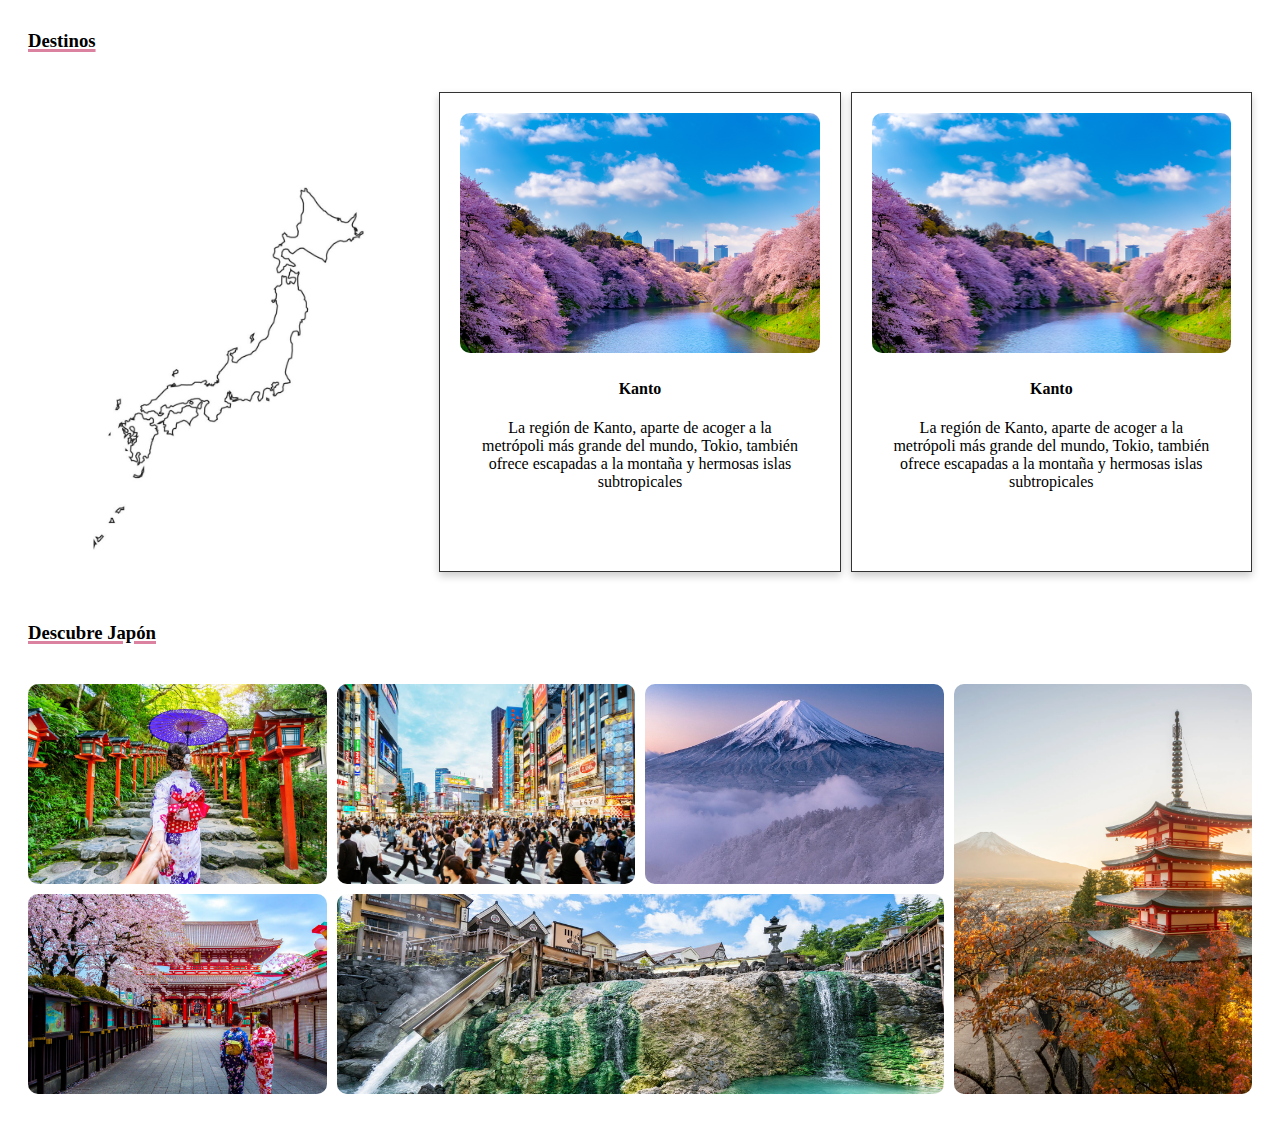
<file: destinos/indexDestinos.html>
<!DOCTYPE html>
<html lang="en">

<head>
    <meta charset="UTF-8">
    <meta name="viewport" content="width=device-width, initial-scale=1.0">
    <title>Document</title>
    <link rel="stylesheet" href="styleDestinos.css">
</head>

<body>
    <!-- Destinos -->
    <div class="titulo">
        <h3>Destinos</h3>
    </div>

    <!-- TARJERTAS -->
    <div class="grid-container-tarjetas">
        <!-- Tarjeta Kanto -->
        <div class="imagenJapon">
            <img src="./imgDestinos/silueta japon.jpg" alt="kanto" style="width:100%">
            
        </div>

        <!-- Tarjeta Kanto -->
        <div class="cardKanto">
            <img src="./imgDestinos/kantoTarjeta.jpg" alt="kanto" style="width:100%">
            <div class="containerTarjeta">
                <h4><b>Kanto</b></h4>
                <p>La región de Kanto, aparte de acoger a la metrópoli más grande del mundo, Tokio, también ofrece
                    escapadas
                    a la montaña y hermosas islas subtropicales</p>
            </div>
        </div>

        <!-- Tarjeta Kanto -->
        <div class="cardKanto">
            <img src="./imgDestinos/kantoTarjeta.jpg" alt="kanto" style="width:100%">
            <div class="containerTarjeta">
                <h4><b>Kanto</b></h4>
                <p>La región de Kanto, aparte de acoger a la metrópoli más grande del mundo, Tokio, también ofrece
                    escapadas
                    a la montaña y hermosas islas subtropicales</p>
            </div>
        </div>
    </div>


    <!-- Imagenes -->
    <div class="titulo">
        <h3>Descubre Japón</h3>
    </div>

    <div class="grid-container">
        <!-- Primera fila de imagenes-->
        <div class="caja">
            <img src="./imgDestinos/japon kimono.jpeg" alt="Imagen 1">
        </div>
        <div class="caja">
            <img src="./imgDestinos/tokio.jpg" alt="Imagen 2">
        </div>
        <div class="caja">
            <img src="./imgDestinos/fuji.jpg" alt="Imagen 3">
        </div>
        <div class="caja imagen-grande">
            <img src="./imgDestinos/fuji2.jpg" alt="Imagen 4">
        </div>

        <!-- Segunda fila de imagenes-->
        <div class="caja">
            <img src="./imgDestinos/japon.jpg" alt="Imagen 5">
        </div>
        <div class="caja imagen-extendida">
            <img src="./imgDestinos/gunma.jpg" alt="Imagen 6">
        </div>
    </div>

</body>

</html>
</file>
<file: destinos/styleDestinos.css>
/* TARJETAS DESTINOS */
.grid-container-tarjetas {
    display: grid;
    grid-template-columns: repeat(3, 1fr);
    gap: 10px; 
    padding: 20px;
}

.imagenJapon {
    margin-top: 75px;
}

.cardKanto {
    box-shadow: 0 4px 8px 0 rgba(0, 0, 0, 0.2);
    padding: 20px;
    text-align: center;
    border: 1px solid #333;
}

.cardKanto img {
    border-radius: 10px 10px 10px 10px;
}

.cardKanto:hover {
    box-shadow: 0 8px 16px 0 rgba(0, 0, 0, 0.2);
}

.containerTarjeta {
    padding: 2px 16px;
}


/* Destinos imagenes */
.titulo {
    text-align: left;
    margin-bottom: 20px;
    margin-left: 20px;
    margin-top: 30px;
    text-decoration: underline;
    text-decoration-color: rgb(219, 130, 160);
    text-decoration-thickness: 3px;
}

.grid-container {
    display: grid;
    grid-template-columns: repeat(4, 1fr);
    /* Cuatro columnas iguales */
    grid-template-rows: repeat(2, 200px);
    /* Dos filas de 200px */
    grid-gap: 10px;
    padding: 20px;
}

.caja img {
    width: 100%;
    height: 100%;
    object-fit: cover;
    border-radius: 10px 10px 10px 10px;
}

.imagen-grande {
    grid-row: 1 / 3;
    /* Ocupa las dos filas */
    grid-column: 4 / 5;
    /* Ocupa la cuarta columna */
}

.imagen-extendida {
    grid-column: 2 / 4;
    /* Ocupa la segunda y tercera columna */
    grid-row: 2 / 3;
    /* Segunda fila */
}
</file>
